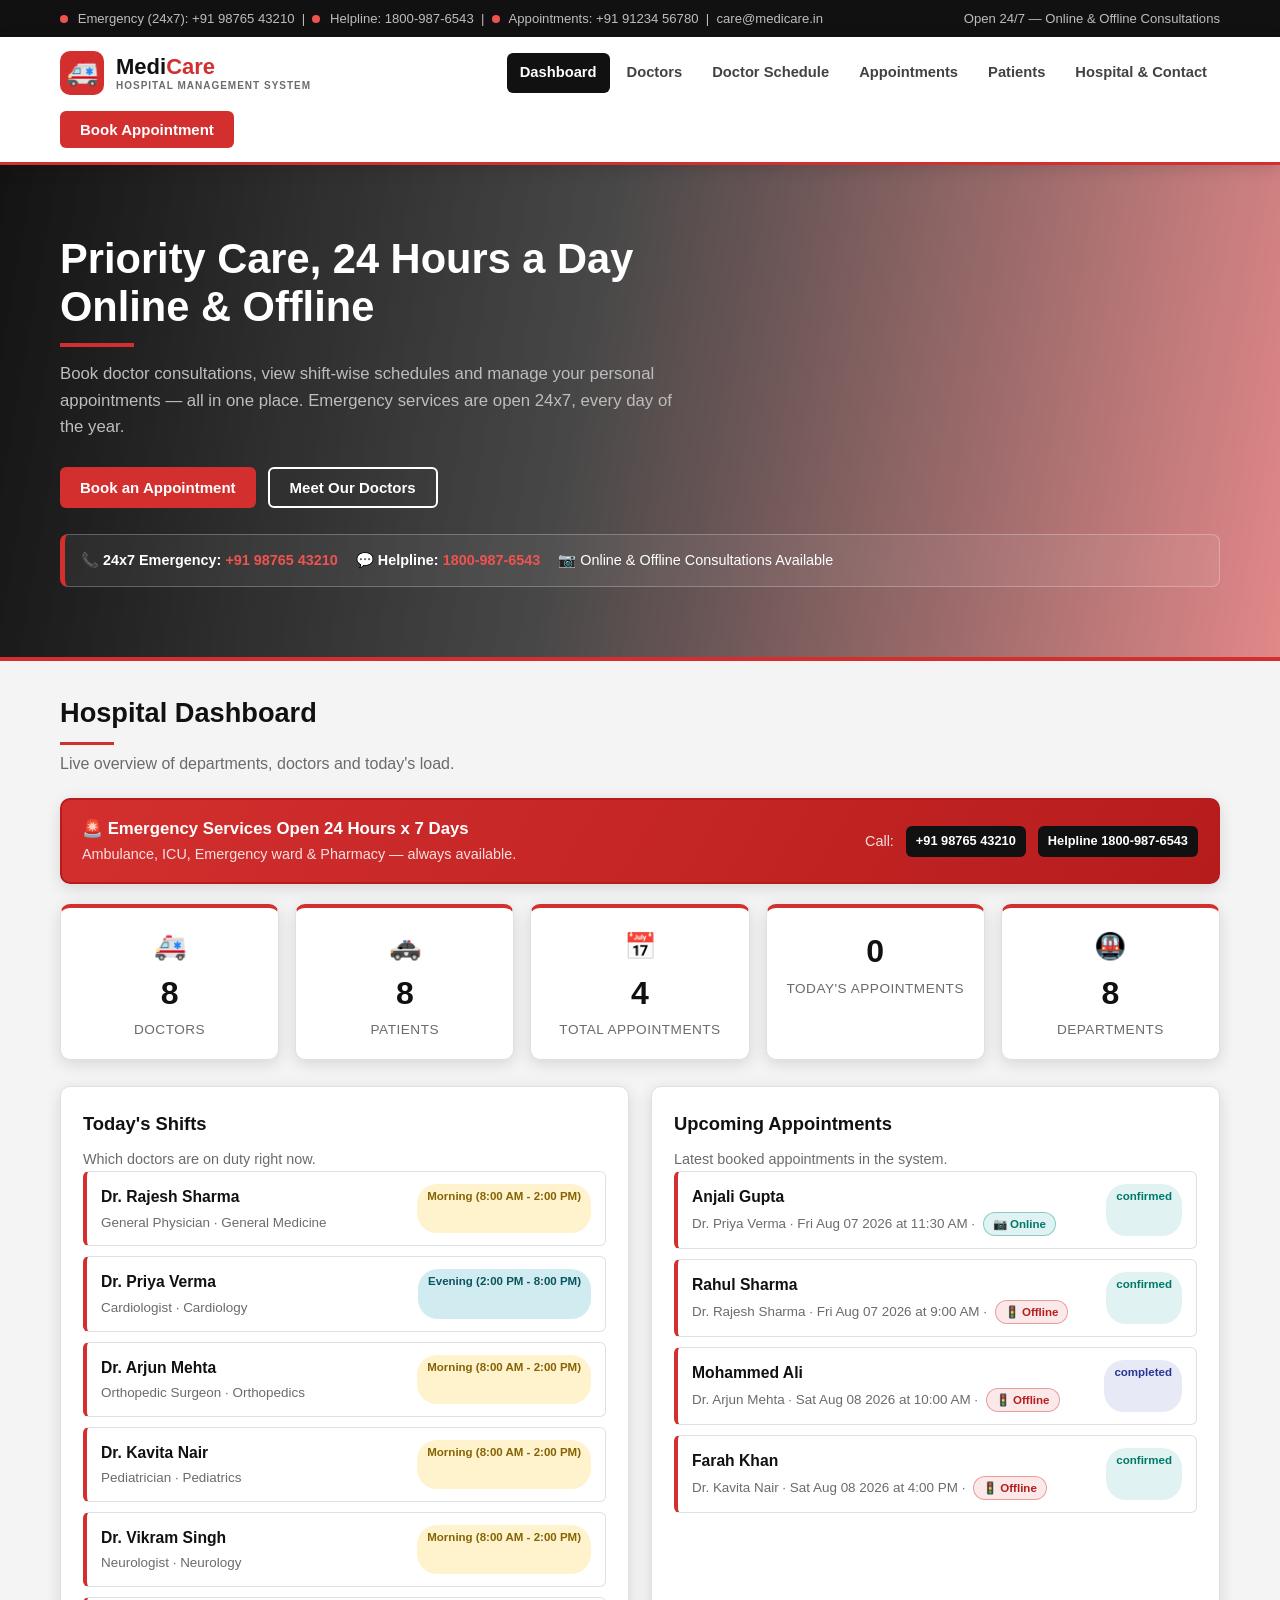
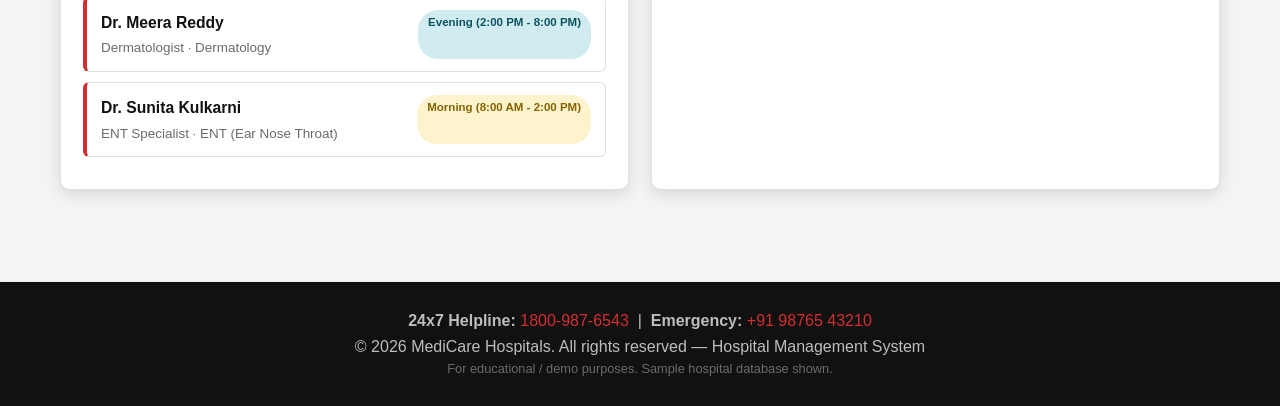
<file: index.html>
<!DOCTYPE html>
<html lang="en">
<head>
    <meta charset="UTF-8">
    <meta name="viewport" content="width=device-width, initial-scale=1.0">
    <title>MediCare Hospital Management System</title>
    <link rel="stylesheet" href="css/style.css">
</head>
<body>

    <!-- Top Notification Bar -->
    <div class="topbar">
        <div class="container topbar-inner">
            <div class="topbar-item">
                <span class="dot"></span> Emergency (24x7): <a href="tel:+919876543210">+91 98765 43210</a> &nbsp;|&nbsp;
                <span class="dot"></span> Helpline: <a href="tel:18009876543">1800-987-6543</a> &nbsp;|&nbsp;
                <span class="dot"></span> Appointments: <a href="tel:+919123456780">+91 91234 56780</a> &nbsp;|&nbsp;
                <a href="mailto:care@medicare.in">care@medicare.in</a>
            </div>
            <div class="topbar-item">
                Open 24/7 &mdash; Online &amp; Offline Consultations
            </div>
        </div>
    </div>

    <!-- Header / Nav -->
    <header class="header">
        <div class="container header-inner">
            <div class="logo">
                <span class="logo-icon">&#128657;</span>
                <div class="logo-text">
                    Medi<span class="accent">Care</span>
                    <small>Hospital Management System</small>
                </div>
            </div>
            <nav class="nav">
                <a href="#" data-view="dashboard" class="active">Dashboard</a>
                <a href="#" data-view="doctors">Doctors</a>
                <a href="#" data-view="schedule">Doctor Schedule</a>
                <a href="#" data-view="appointments">Appointments</a>
                <a href="#" data-view="patients">Patients</a>
                <a href="#" data-view="hospital">Hospital &amp; Contact</a>
            </nav>
            <button class="btn btn-danger" id="btn-book-now">Book Appointment</button>
        </div>
    </header>

    <!-- HERO -->
    <section class="hero" id="hero">
        <div class="container">
            <h1>Priority Care, 24 Hours a Day<br>Online &amp; Offline</h1>
            <p>Book doctor consultations, view shift-wise schedules and manage your personal
                appointments &mdash; all in one place. Emergency services are open 24x7, every day of the year.</p>
            <div class="hero-actions">
                <button class="btn btn-danger" data-goto="appointments">Book an Appointment</button>
                <button class="btn btn-outline" data-goto="doctors">Meet Our Doctors</button>
            </div>
            <div class="hero-strip">
                <span>&#128222; <b>24x7 Emergency:</b> <a href="tel:+919876543210">+91 98765 43210</a></span>
                <span>&#128172; <b>Helpline:</b> <a href="tel:18009876543">1800-987-6543</a></span>
                <span>&#128247; Online &amp; Offline Consultations Available</span>
            </div>
        </div>
    </section>

    <!-- MAIN CONTENT -->
    <main class="container">

        <!-- DASHBOARD -->
        <section id="view-dashboard" class="view active">
            <div class="section-head">
                <h2>Hospital Dashboard</h2>
                <p>Live overview of departments, doctors and today's load.</p>
            </div>
            <div class="emergency-banner">
                <div>
                    <b>&#128680; Emergency Services Open 24 Hours x 7 Days</b>
                    <div class="muted">Ambulance, ICU, Emergency ward &amp; Pharmacy — always available.</div>
                </div>
                <div class="emergency-actions">
                    <span class="muted">Call:</span>
                    <a class="btn btn-danger btn-small" href="tel:+919876543210">+91 98765 43210</a>
                    <a class="btn btn-danger btn-small" href="tel:18009876543">Helpline 1800-987-6543</a>
                </div>
            </div>
            <div class="stats-grid">
                <div class="stat-card">
                    <div class="stat-icon">&#128657;</div>
                    <div class="stat-num" id="stat-doctors">0</div>
                    <div class="stat-label">Doctors</div>
                </div>
                <div class="stat-card">
                    <div class="stat-icon">&#128659;</div>
                    <div class="stat-num" id="stat-patients">0</div>
                    <div class="stat-label">Patients</div>
                </div>
                <div class="stat-card">
                    <div class="stat-icon">&#128197;</div>
                    <div class="stat-num" id="stat-appointments">0</div>
                    <div class="stat-label">Total Appointments</div>
                </div>
                <div class="stat-card">
                    <div class="stat-num" id="stat-today">0</div>
                    <div class="stat-label">Today's Appointments</div>
                </div>
                <div class="stat-card">
                    <div class="stat-icon">&#128647;</div>
                    <div class="stat-num" id="stat-departments">0</div>
                    <div class="stat-label">Departments</div>
                </div>
            </div>

            <div class="grid-2">
                <div class="card">
                    <h3>Today's Shifts</h3>
                    <p class="muted">Which doctors are on duty right now.</p>
                    <div id="dashboard-shifts"></div>
                </div>
                <div class="card">
                    <h3>Upcoming Appointments</h3>
                    <p class="muted">Latest booked appointments in the system.</p>
                    <div id="dashboard-appointments"></div>
                </div>
            </div>
        </section>

        <!-- DOCTORS -->
        <section id="view-doctors" class="view">
            <div class="section-head">
                <h2>Our Doctors</h2>
                <p>Search specialists and contact them directly. (Database sample data)</p>
            </div>
            <div class="toolbar">
                <input type="text" id="doctor-search" class="input" placeholder="Search by name, specialty or department...">
                <select id="doctor-dept-filter" class="input">
                    <option value="">All Departments</option>
                </select>
            </div>
            <div id="doctors-grid" class="doctors-grid"></div>
        </section>

        <!-- SCHEDULE -->
        <section id="view-schedule" class="view">
            <div class="section-head">
                <h2>Doctor Schedule</h2>
                <p>Shift-wise weekly schedule. Select a doctor and date to see their duty shift and timing.</p>
            </div>
            <div class="toolbar">
                <select id="schedule-doctor" class="input"></select>
                <input type="date" id="schedule-date" class="input">
            </div>
            <div class="grid-2">
                <div class="card" id="schedule-detail">
                    <h3>Shift Details</h3>
                    <div class="muted">Select a doctor and date to see the shift.</div>
                    <br>
                    <div class="shift-summary" id="schedule-summary"></div>
                </div>
                <div class="card">
                    <h3>Weekly Roster</h3>
                    <div class="muted">Full week view for the selected doctor.</div>
                    <div id="weekly-roster" class="roster"></div>
                </div>
            </div>
        </section>

        <!-- APPOINTMENTS -->
        <section id="view-appointments" class="view">
            <div class="section-head">
                <h2>Appointments</h2>
                <p>Book a new appointment with your preferred doctor and manage your personal appointments.</p>
            </div>
            <div class="grid-2">
                <div class="card">
                    <h3>Book New Appointment</h3>
                    <form id="appointment-form">
                        <label>Patient Full Name *</label>
                        <input type="text" id="appt-name" class="input" required>

                        <label>Gender *</label>
                        <select id="appt-gender" class="input" required>
                            <option value="">-- Select Gender --</option>
                            <option value="Male">Male</option>
                            <option value="Female">Female</option>
                            <option value="Other">Other</option>
                        </select>

                        <label>Phone Number *</label>
                        <input type="tel" id="appt-phone" class="input" required>

                        <label>Email *</label>
                        <input type="email" id="appt-email" class="input" required>

                        <label>Select Department</label>
                        <select id="appt-dept" class="input"></select>

                        <div class="doctor-row">
                            <div style="flex:1">
                                <label>Select Doctor *</label>
                                <select id="appt-doctor" class="input"></select>
                            </div>
                            <button type="button" class="btn btn-gray" id="btn-random-doctor"
                                title="Attach a random available doctor">&#127922; Random Doctor</button>
                        </div>
                        <div id="random-doctor-info" class="random-info muted"></div>

                        <label>Consultation Mode *</label>
                        <select id="appt-mode" class="input">
                            <option value="offline">Offline (Visit Hospital)</option>
                            <option value="online">Online (Video / Phone Consultation)</option>
                        </select>

                        <label>Appointment Date *</label>
                        <input type="date" id="appt-date" class="input" required>

                        <label>Available Time Slots (from doctor's shift)</label>
                        <div id="slot-picker" class="slot-picker">
                            <span class="muted">Choose a doctor &amp; date to see available slots.</span>
                        </div>

                        <label>Reason / Symptoms</label>
                        <textarea id="appt-reason" class="input" rows="3"
                            placeholder="Describe your symptoms briefly..."></textarea>

                        <button type="submit" class="btn btn-danger btn-block">Confirm Appointment</button>
                    </form>
                </div>
                <div class="card">
                    <h3>My Appointments</h3>
                    <div class="toolbar">
                        <input type="text" id="appt-search" class="input" placeholder="Search by name, doctor or phone...">
                    </div>
                    <div id="appointments-list"></div>
                </div>
            </div>
        </section>

        <!-- PATIENTS -->
        <section id="view-patients" class="view">
            <div class="section-head">
                <h2>Patient Directory</h2>
                <p>Registered patients in the hospital database.</p>
            </div>
            <div class="toolbar">
                <input type="text" id="patient-search" class="input" placeholder="Search patients...">
            </div>
            <div class="table-wrap">
                <table class="table">
                    <thead>
                        <tr>
                            <th>Patient ID</th>
                            <th>Name</th>
                            <th>Phone</th>
                            <th>Email</th>
                            <th>Blood Group</th>
                            <th>Age</th>
                            <th>Appointments</th>
                        </tr>
                    </thead>
                    <tbody id="patients-tbody"></tbody>
                </table>
            </div>
        </section>

        <!-- HOSPITAL & CONTACT -->
        <section id="view-hospital" class="view">
            <div class="section-head">
                <h2>Hospital &amp; Contact</h2>
                <p>Locations, contact details, opening times and hospital management information.</p>
            </div>
            <div class="grid-3">
                <div class="card contact-card">
                    <h3>Emergency / Contact</h3>
                    <p><b>24x7 Emergency:</b> <a href="tel:+919876543210">+91 98765 43210</a></p>
                    <p><b>24x7 Helpline:</b> <a href="tel:18009876543">1800-987-6543</a></p>
                    <p><b>Appointments:</b> <a href="tel:+919123456780">+91 91234 56780</a></p>
                    <p><b>Reception:</b> <a href="tel:+91120000000">+91 9120 000 000</a></p>
                    <p><b>Email:</b> <a href="mailto:care@medicare.in">care@medicare.in</a></p>
                    <p><b>Email:</b> <a href="mailto:appointments@medicare.in">appointments@medicare.in</a></p>
                </div>
                <div class="card contact-card">
                    <h3>🗺 Locations</h3>
                    <p><b>Main Campus</b><br>12, Health Avenue, MG Road, Indore, MP - 452001</p>
                    <p><b>City Branch</b><br>45, Green Park, Vijay Nagar, Indore, MP - 452010</p>
                    <p><b>North Wing</b><br>8, Ring Road, Bhopal, MP - 462001</p>
                </div>
                <div class="card contact-card">
                    <h3>🕒 Emergency Open 24x7</h3>
                    <p><b>Emergency / ICU:</b> Open 24 &times; 7, all year</p>
                    <p><b>Ambulance:</b> Available 24 &times; 7</p>
                    <p><b>Pharmacy:</b> Open 24 &times; 7</p>
                    <p><b>OPD (Outpatient):</b> Mon &mdash; Sat, 8:00 AM &ndash; 8:00 PM</p>
                    <p><b>Laboratory:</b> 7:00 AM &ndash; 10:00 PM</p>
                    <p><b>Sunday:</b> Emergency 24x7 &amp; OPD (10 AM &ndash; 2 PM)</p>
                    <h3 style="margin-top:18px">Consultation Options</h3>
                    <p><b>Offline:</b> Visit hospital in person &mdash; the doctor consults you face-to-face.</p>
                    <p><b>Online:</b> Video / phone consultation from home &mdash; book an online slot.</p>
                    <h3 style="margin-top:18px">Shift Timings</h3>
                    <p><b>Morning Shift:</b> 8:00 AM &ndash; 2:00 PM</p>
                    <p><b>Evening Shift:</b> 2:00 PM &ndash; 8:00 PM</p>
                    <p><b>Night Shift:</b> 8:00 PM &ndash; 8:00 AM</p>
                </div>
            </div>
            <div class="card">
                <h3>Contact any Doctor</h3>
                <p class="muted">Call or email any doctor directly from the roster below.</p>
                <div id="contact-doctors"></div>
            </div>
        </section>
    </main>

    <!-- FOOTER -->
    <footer class="footer">
        <div class="container">
            <p><b>24x7 Helpline:</b> <a href="tel:18009876543">1800-987-6543</a> &nbsp;|&nbsp;
                <b>Emergency:</b> <a href="tel:+919876543210">+91 98765 43210</a></p>
            <p>&copy; 2026 MediCare Hospitals. All rights reserved &mdash; Hospital Management System</p>
            <p class="muted">For educational / demo purposes. Sample hospital database shown.</p>
        </div>
    </footer>

    <!-- TOAST -->
    <div id="toast" class="toast"></div>

    <script src="js/data.js"></script>
    <script src="js/app.js"></script>
</body>
</html>
</file>
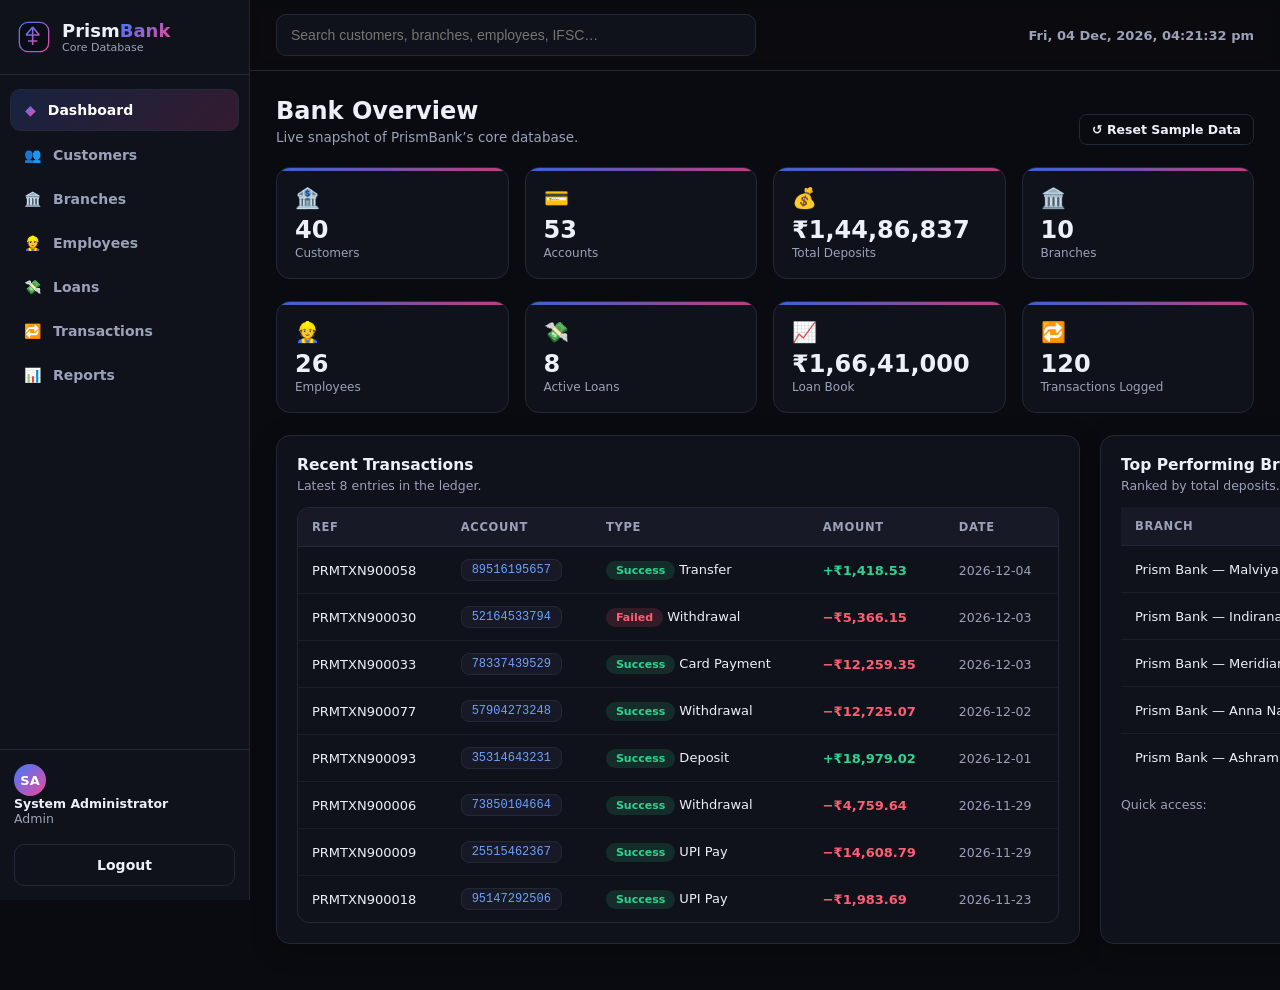
<file: bank-system/index.html>
<!DOCTYPE html>
<html lang="en">
<head>
    <meta charset="UTF-8">
    <meta name="viewport" content="width=device-width, initial-scale=1.0">
    <title>PrismBank — Banking Database System</title>
    <link rel="stylesheet" href="css/style.css">
</head>
<body>

    <!-- ===================== LOGIN SCREEN ===================== -->
    <section id="login-screen" class="login-screen">
        <div class="login-glow login-glow-a"></div>
        <div class="login-glow login-glow-b"></div>
        <div class="login-card">
            <div class="login-brand">
                <svg class="brand-logo" viewBox="0 0 48 48" aria-hidden="true">
                    <defs>
                        <linearGradient id="lgP" x1="0" y1="0" x2="1" y2="1">
                            <stop offset="0%" stop-color="#3e7bff"/>
                            <stop offset="100%" stop-color="#ec4899"/>
                        </linearGradient>
                    </defs>
                    <rect x="2" y="2" width="44" height="44" rx="13" fill="#0b0d16" stroke="url(#lgP)" stroke-width="2"/>
                    <path d="M24 9 L40 21 M24 9 L8 21 M8 21 v16 h32 v-16 M14 27 h6 v8 h-6 z M21 27 h6 v8 h-6 z M28 27 h6 v8 h-6 z" fill="none" stroke="url(#lgP)" stroke-width="2.4" stroke-linejoin="round"/>
                </svg>
                <div>
                    <h1>Prism<span class="acc">Bank</span></h1>
                    <p>Banking Database Management System</p>
                </div>
            </div>

            <div id="step-login">
                <h2>Sign in to your account</h2>
                <p class="muted">Credentials are protected with 2-step OTP verification.</p>
                <form id="login-form">
                    <label>Email Address</label>
                    <input type="email" id="login-email" class="input" placeholder="you@prismbank.in" required>
                    <label>Password</label>
                    <div class="pwd-wrap">
                        <input type="password" id="login-password" class="input" placeholder="••••••••" required>
                        <button type="button" class="btn btn-icon" data-pwd-toggle="login-password">&#128065;</button>
                    </div>
                    <button type="submit" class="btn btn-grad btn-block">Login &amp; Continue &rarr;</button>
                </form>
                <input type="checkbox" id="remember"> Remember me
                <div class="demo-box">
                    <b>Demo Credentials</b>
                    <div>Admin &nbsp;<code>admin@prismbank.in</code> / <code>Prism@123</code></div>
                </div>
            </div>

            <div id="step-otp" class="hidden">
                <h2>OTP Verification</h2>
                <p class="muted">We sent a <b>6-digit code</b> to your registered mobile number ending in <span id="otp-mask">••••3210</span>.</p>
                <div class="demo-otp">DEMO OTP: <span id="demo-otp">—</span></div>
                <div class="otp-inputs" id="otp-inputs">
                    <input type="text" maxlength="1" class="otp-box" inputmode="numeric" data-i="0">
                    <input type="text" maxlength="1" class="otp-box" inputmode="numeric" data-i="1">
                    <input type="text" maxlength="1" class="otp-box" inputmode="numeric" data-i="2">
                    <input type="text" maxlength="1" class="otp-box" inputmode="numeric" data-i="3">
                    <input type="text" maxlength="1" class="otp-box" inputmode="numeric" data-i="4">
                    <input type="text" maxlength="1" class="otp-box" inputmode="numeric" data-i="5">
                </div>
                <button id="otp-verify" class="btn btn-grad btn-block">Verify OTP</button>
                <button id="otp-back" class="btn-link">← Back to login</button>
                <div class="otp-timer">Code expires in <b id="otp-timer-text">120s</b></div>
            </div>
        </div>
        <p class="login-foot">© 2026 PrismBank · Demo project · All data is randomly generated.</p>
    </section>

    <!-- ===================== APP ===================== -->
    <section id="app-screen" class="hidden">

        <!-- SIDEBAR -->
        <aside class="sidebar">
            <div class="side-brand">
                <svg class="brand-logo-sm" viewBox="0 0 48 48" aria-hidden="true">
                    <defs>
                        <linearGradient id="lgS" x1="0" y1="0" x2="1" y2="1">
                            <stop offset="0%" stop-color="#3e7bff"/>
                            <stop offset="100%" stop-color="#ec4899"/>
                        </linearGradient>
                    </defs>
                    <rect x="2" y="2" width="44" height="44" rx="13" fill="#0b0d16" stroke="url(#lgS)" stroke-width="2"/>
                    <path d="M22 9 L12 21 M22 9 L32 21 M22 9 V36 M12 21 h20 M15 30 h14" fill="none" stroke="url(#lgS)" stroke-width="2.4" stroke-linejoin="round"/>
                </svg>
                <div>
                    <b>Prism<span class="acc">Bank</span></b>
                    <small>Core Database</small>
                </div>
            </div>

            <nav class="side-nav">
                <button class="side-link active" data-view="dashboard"><span>◆</span>Dashboard</button>
                <button class="side-link" data-view="customers"><span>👥</span>Customers</button>
                <button class="side-link" data-view="branches"><span>🏛️</span>Branches</button>
                <button class="side-link" data-view="employees"><span>👷</span>Employees</button>
                <button class="side-link" data-view="loans"><span>💸</span>Loans</button>
                <button class="side-link" data-view="transactions"><span>🔁</span>Transactions</button>
                <button class="side-link" data-view="reports"><span>📊</span>Reports</button>
            </nav>

            <div class="side-foot">
                <div class="side-user" id="side-user"></div>
                <button class="btn btn-ghost btn-block" id="btn-logout">Logout</button>
            </div>
        </aside>

        <!-- MAIN -->
        <main class="main">
            <header class="main-top">
                <div class="search-box">
                    <input type="text" id="global-search" class="input" placeholder="Search customers, branches, employees, IFSC…">
                </div>
                <div class="clock" id="clock">—</div>
            </header>

            <div class="content" id="content">
                <!-- views injected by JS -->
            </div>
        </main>
    </section>

    <!-- ===================== MODAL ===================== -->
    <div id="modal-overlay" class="modal-overlay hidden">
        <div class="modal" id="modal-box">
            <div class="modal-head">
                <h3 id="modal-title">Title</h3>
                <button class="modal-close" id="modal-close">✕</button>
            </div>
            <div id="modal-body"></div>
        </div>
    </div>

    <!-- TOAST -->
    <div id="toast" class="toast"></div>

    <script src="js/data.js"></script>
    <script src="js/app.js"></script>
</body>
</html>
</file>
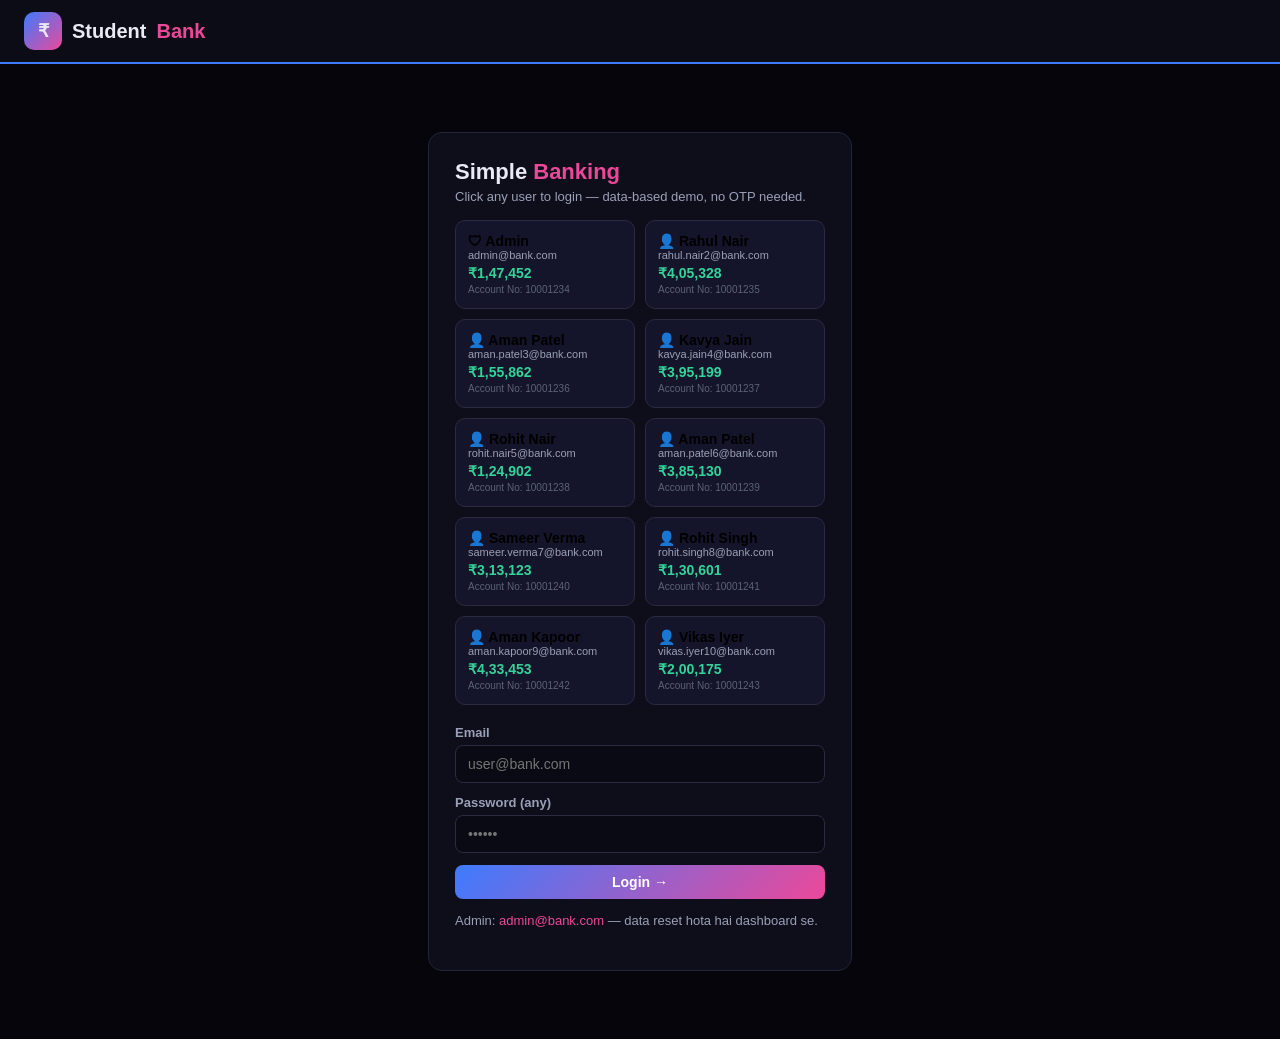
<file: banking-simple.html>
<!DOCTYPE html>
<html lang="en">
<head>
<meta charset="UTF-8">
<meta name="viewport" content="width=device-width, initial-scale=1.0">
<title>Student Bank — Simple Banking System</title>
<style>
    * { margin: 0; padding: 0; box-sizing: border-box; font-family: 'Segoe UI', Arial, sans-serif; }

    body {
        background: #05050b;
        color: #e9eaf6;
        min-height: 100vh;
    }

    /* ---------- HEADER ---------- */
    .header {
        background: #0c0c16;
        border-bottom: 2px solid #3d7bff;
        padding: 12px 24px;
        display: flex;
        align-items: center;
        justify-content: space-between;
        flex-wrap: wrap;
        gap: 10px;
    }
    .logo { display: flex; align-items: center; gap: 10px; font-size: 20px; font-weight: 800; }
    .logo .badge {
        width: 38px; height: 38px; border-radius: 10px;
        background: linear-gradient(135deg, #3d7bff, #ec4899);
        display: flex; align-items: center; justify-content: center;
        font-size: 18px;
    }
    .logo span.em { color: #ec4899; }
    .header-user { font-size: 14px; color: #9aa0b8; display: flex; align-items: center; gap: 10px; }

    .btn {
        border: none; border-radius: 8px; padding: 9px 18px;
        font-size: 14px; font-weight: 700; cursor: pointer;
        background: linear-gradient(135deg, #3d7bff, #ec4899);
        color: #fff; transition: .2s;
    }
    .btn:hover { transform: translateY(-1px); filter: brightness(1.1); }
    .btn.ghost { background: #1a1a2e; border: 1px solid #33335a; color: #e9eaf6; }
    .btn.red { background: #f43f5e; }
    .btn.green { background: #10b981; }
    .btn.small { padding: 6px 12px; font-size: 13px; }
    .btn.block { width: 100%; }

    /* ---------- LOGIN SCREEN ---------- */
    #screen-login { max-width: 480px; margin: 40px auto; padding: 28px; }
    .login-card {
        background: #0e0e1a; border: 1px solid #23233a; border-radius: 14px; padding: 26px;
    }
    .login-card h2 { font-size: 22px; margin-bottom: 4px; }
    .login-card h2 span { color: #ec4899; }
    .muted { color: #9aa0b8; font-size: 13px; margin-bottom: 16px; }

    label { display: block; font-size: 13px; font-weight: 700; color: #9aa0b8; margin: 12px 0 5px; }
    input, select {
        width: 100%; padding: 10px 12px; border-radius: 8px;
        background: #0a0a14; color: #e9eaf6;
        border: 1px solid #2a2a42; font-size: 14px;
    }
    input:focus, select:focus { outline: none; border-color: #3d7bff; }

    .user-grid { display: grid; grid-template-columns: 1fr 1fr; gap: 10px; margin-top: 16px; }
    .user-card {
        background: #14142a; border: 1px solid #2a2a42; border-radius: 10px;
        padding: 12px; cursor: pointer; transition: .2s; text-align: left;
    }
    .user-card:hover { border-color: #ec4899; transform: translateY(-2px); }
    .user-card .u-name { font-weight: 800; font-size: 14px; }
    .user-card .u-mail { font-size: 11px; color: #9aa0b8; }
    .user-card .u-bal { font-size: 14px; color: #34d399; font-weight: 800; margin-top: 4px; }
    .user-card small { font-size: 10px; color: #5c6379; }

    /* ---------- APP LAYOUT ---------- */
    .wrap { max-width: 900px; margin: 0 auto; padding: 20px 16px; }
    .tabs { display: flex; gap: 8px; flex-wrap: wrap; margin-bottom: 18px; }
    .tab {
        background: #16162a; color: #9aa0b8; border: 1px solid #2a2a42;
        padding: 8px 16px; border-radius: 30px; cursor: pointer; font-size: 14px; font-weight: 700;
    }
    .tab.on { background: linear-gradient(135deg, #3d7bff, #ec4899); color: #fff; border-color: transparent; }

    .panel { display: none; animation: fade .25s; }
    .panel.on { display: block; }
    @keyframes fade { from { opacity: 0; } to { opacity: 1; } }

    .card {
        background: #0e0e1a; border: 1px solid #23233a;
        border-radius: 12px; padding: 20px; margin-bottom: 16px;
    }
    .card h3 { font-size: 16px; margin-bottom: 10px; }

    .balance-card {
        background: linear-gradient(135deg, #1d4ed8, #7c3aed, #ec4899);
        border-radius: 14px; padding: 24px; margin-bottom: 18px; color: #fff;
        box-shadow: 0 12px 30px rgba(80, 60, 255, .4);
    }
    .balance-card .lbl { font-size: 12px; letter-spacing: 2px; opacity: .9; }
    .balance-card .amt { font-size: 34px; font-weight: 800; margin: 4px 0; }
    .balance-card .sub { font-size: 13px; opacity: .9; }

    .grid2 { display: grid; grid-template-columns: 1fr 1fr; gap: 16px; }
    @media (max-width: 700px) { .grid2 { grid-template-columns: 1fr; } }

    table { width: 100%; border-collapse: collapse; font-size: 14px; }
    th { text-align: left; background: #0b0b16; color: #9aa0b8; padding: 10px 12px; font-size: 12px; text-transform: uppercase; }
    td { padding: 10px 12px; border-bottom: 1px solid #1d1d30; }
    tr:hover td { background: #14142a; }
    .in { color: #34d399; font-weight: 700; }
    .out { color: #f43f5e; font-weight: 700; }
    .tag { font-size: 12px; padding: 2px 10px; border-radius: 20px; }
    .tag.ok { background: #12382a; color: #34d399; }
    .tag.no { background: #3a1420; color: #f43f5e; }

    .empty { text-align: center; color: #5c6379; padding: 20px; }

    #toast {
        position: fixed; bottom: 20px; left: 50%; transform: translateX(-50%) translateY(30px);
        background: #16162a; color: #e9eaf6; padding: 12px 22px; border-radius: 10px;
        border-left: 4px solid #3d7bff; font-size: 14px; opacity: 0; transition: .3s;
        pointer-events: none; box-shadow: 0 10px 30px rgba(0,0,0,.5); white-space: nowrap; max-width: 92vw;
    }
    #toast.show { opacity: 1; transform: translateX(-50%) translateY(0); }
    #toast.err { border-left-color: #f43f5e; }
</style>
</head>
<body>

<!-- HEADER -->
<div class="header">
    <div class="logo">
        <div class="badge">₹</div>
        Student<span class="em">Bank</span>
    </div>
    <div class="logo" id="header-user"></div>
</div>

<!-- ================= LOGIN (data based, no OTP) ================= -->
<div id="screen-login">
    <div class="login-card">
        <h2>Simple <span>Banking</span></h2>
        <p class="muted">Click any user to login — data-based demo, no OTP needed.</p>

        <div class="user-grid" id="login-users"></div>

        <form id="login-form" style="margin-top:20px">
            <label>Email</label>
            <input type="email" id="li-email" placeholder="user@bank.com">
            <label>Password (any)</label>
            <input type="password" id="li-password" placeholder="••••••">
            <button type="submit" class="btn block" style="margin-top:12px">Login →</button>
        </form>
        <p class="muted" style="margin-top:14px">Admin: <code style="color:#ec4899">admin@bank.com</code> — data reset hota hai dashboard se.</p>
    </div>
</div>

<!-- ================= APP ================= -->
<div class="wrap" id="app" style="display:none">

    <div class="balance-card">
        <div class="lbl">TOTAL BALANCE</div>
        <div class="amt" id="bal">₹0</div>
        <div class="sub" id="bal-sub">Account: —</div>
    </div>

    <div class="tabs">
        <button class="tab on" data-panel="home">🏠 Home</button>
        <button class="tab" data-panel="txn">💸 Deposit / Withdraw</button>
        <button class="tab" data-panel="transfer">⇄ Transfer</button>
        <button class="tab" data-panel="history">📜 History</button>
        <button class="tab" data-panel="emi">📊 EMI</button>
        <button class="tab" data-panel="loan">💰 Apply Loan</button>
        <button class="tab" data-panel="admin">🛡 Admin</button>
    </div>

    <!-- HOME -->
    <div class="panel on" id="panel-home">
        <div class="card">
            <h3>Recent Transactions</h3>
            <div id="home-txn"></div>
        </div>
    </div>

    <!-- DEPOSIT / WITHDRAW -->
    <div class="panel" id="panel-txn">
        <div class="grid2">
            <div class="card">
                <h3>Deposit Money</h3>
                <label>Amount (₹)</label>
                <input type="number" id="dep-amt" placeholder="e.g. 5000">
                <button class="btn green block" id="btn-dep" style="margin-top:12px">+ Deposit</button>
            </div>
            <div class="card">
                <h3>Withdraw Money</h3>
                <label>Amount (₹)</label>
                <input type="number" id="wit-amt" placeholder="e.g. 2000">
                <button class="btn red block" id="btn-wit" style="margin-top:12px">− Withdraw</button>
            </div>
        </div>
    </div>

    <!-- TRANSFER -->
    <div class="panel" id="panel-transfer">
        <div class="card">
            <h3>Transfer Money</h3>
            <label>To Account (email ya click)</label>
            <input type="text" id="tr-to" placeholder="friend@bank.com">
            <label>Amount (₹)</label>
            <input type="number" id="tr-amt" placeholder="500">
            <button class="btn block" id="btn-tr" style="margin-top:12px">Transfer →</button>
        </div>
    </div>

    <!-- HISTORY -->
    <div class="panel" id="panel-history">
        <div class="card">
            <h3>All Transactions</h3>
            <div id="history-list"></div>
        </div>
    </div>

    <!-- EMI -->
    <div class="panel" id="panel-emi">
        <div class="card">
            <h3>EMI Calculator</h3>
            <label>Loan Amount (₹)</label>
            <input type="number" id="emi-p" value="500000">
            <label>Interest Rate (%)</label>
            <input type="number" id="emi-r" value="9.5" step="0.1">
            <label>Tenure (Months)</label>
            <input type="number" id="emi-n" value="60">
            <button class="btn block" id="btn-emi" style="margin-top:12px">Calculate EMI</button>
            <div id="emi-out" class="card" style="margin-top:14px;display:none"></div>
        </div>
    </div>

    <!-- LOAN -->
    <div class="panel" id="panel-loan">
        <div class="card">
            <h3>Apply for a Loan</h3>
            <label>Loan Type</label>
            <select id="ln-type">
                <option>Personal Loan</option><option>Home Loan</option>
                <option>Car Loan</option><option>Education Loan</option>
            </select>
            <label>Amount (₹)</label>
            <input type="number" id="ln-amt" placeholder="100000">
            <label>Tenure (Months)</label>
            <input type="number" id="ln-tenure" placeholder="24">
            <button class="btn block" id="btn-ln" style="margin-top:12px">Apply Loan</button>
            <div id="loan-status" style="margin-top:14px"></div>
        </div>
    </div>

    <!-- ADMIN -->
    <div class="panel" id="panel-admin">
        <div class="card">
            <div class="header" style="justify-content:space-between;width:100%;display:flex;align-items:center;gap:10px;background:none;border:none;padding:0;margin-bottom:12px">
                <h3 style="margin:0">Manage Users (Admin)</h3>
                <button class="btn small ghost" id="btn-reset-data">🔄 Reset Random Data</button>
            </div>
            <table>
                <thead><tr><th>Name</th><th>Email</th><th>Balance</th><th>Status</th><th>Action</th></tr></thead>
                <tbody id="admin-users"></tbody>
            </table>
        </div>
    </div>
</div>

<div id="toast"></div>

<script>
// ================ RANDOM DATA (no OTP, data based) ================
const FIRST = ['Rahul', 'Priya', 'Aman', 'Sneha', 'Vikas', 'Kavya', 'Rohit', 'Anjali', 'Sameer', 'Divya'];
const LAST = ['Sharma', 'Verma', 'Gupta', 'Iyer', 'Singh', 'Patel', 'Nair', 'Jain', 'Kapoor', 'Mehta'];
const CITIES = ['Indore', 'Bhopal', 'Pune', 'Jaipur', 'Mumbai', 'Delhi'];
const ITEMS = ['Swiggy', 'Amazon', 'Petrol', 'Electricity Bill', 'Mobile Recharge', 'Rent', 'Groceries', 'Netflix', 'Ola', 'EMI Payment', 'Salary', 'BigBasket', 'Flipkart', 'Insurance'];

let users = [];   // full database (random data)
let currentUser = null;   // logged-in user
const KEY = 'simple_bank_v1';

function rand(n) { return Math.floor(Math.random() * n); }
function pick(arr) { return arr[rand(arr.length)]; }

// ---------- random user generator ----------
function randomUser(i, role) {
    const name = pick(FIRST) + ' ' + pick(LAST);
    const email = name.toLowerCase().replace(' ', '.') + (i + 1) + '@bank.com';
    const bal = 5000 + rand(495000);
    const txns = [];
    for (let k = 0; k < 6 + rand(8); k++) {
        const type = rand(3) === 0 ? 'Deposit' : rand(3) === 0 ? 'Withdraw' : 'Transfer';
        const amt = 200 + rand(20000);
        txns.push({ type: type, desc: type === 'Deposit' ? 'Cash deposit' : type === 'Withdraw' ? pick(ITEMS) : 'To ' + pick(FIRST) + '@bank.com', amount: amt, date: randomDate() });
    }
    return { name: name, email: email, password: '1234', role: role || 'User', balance: bal, blocked: false, txns: txns, loans: [] };
}

function randomDate() {
    const d = new Date();
    d.setDate(d.getDate() - rand(30));
    return d.toLocaleDateString('en-IN') + ' ' + d.toLocaleTimeString('en-IN');
}

// ---------- build fresh random database ----------
function buildRandomDB() {
    users = [randomUser(0, 'Admin')];
    users[0].name = 'Admin'; users[0].email = 'admin@bank.com';
    for (let i = 1; i <= 9; i++) users.push(randomUser(i));
}

// ---------- load / save ----------
function saveAll() { localStorage.setItem(KEY, JSON.stringify(users)); }
function loadAll() {
    try {
        const d = JSON.parse(localStorage.getItem(KEY));
        if (d && d.length) { users = d; return; }
    } catch (e) { /* ignore */ }
    buildRandomDB();
    saveAll();
}

// ---------- helpers ----------
function format(n) { return '₹' + Number(n || 0).toLocaleString('en-IN'); }
function findUser(email) { return users.find(u => u.email.toLowerCase() === email.toLowerCase()); }

function toast(msg, err) {
    const t = document.getElementById('toast');
    t.textContent = msg;
    t.className = 'show' + (err ? ' err' : '');
    setTimeout(function () { t.className = ''; }, 2500);
}

// ---------- session ----------
function setSession(email) {
    localStorage.setItem(KEY + '_session', email);
    currentUser = findUser(email);
}

// ---------- login (data based, no OTP) ----------
function renderLoginUsers() {
    document.getElementById('login-users').innerHTML = users.map(function (u, i) {
        return '<button class="user-card" onclick="quickLogin(\'' + u.email + '\')">' +
            '<div class="u-name">' + (i === 0 ? '🛡 ' : '👤 ') + u.name + '</div>' +
            '<div class="u-mail">' + u.email + '</div>' +
            '<div class="u-bal">' + format(u.balance) + '</div>' +
            '<small>Account No: 1000' + (1234 + i) + '</small></button>';
    }).join('');
}

function quickLogin(email) {
    const u = findUser(email);
    if (!u) return toast('User not found', true);
    if (u.blocked) return toast('Account blocked', true);
    setSession(u.email);
    showApp();
}

// ---------- screen switching ----------
function showApp() {
    document.getElementById('screen-login').style.display = 'none';
    document.getElementById('app').style.display = 'block';
    document.getElementById('header-user').innerHTML =
        '<span>👤 ' + currentUser.name + ' (' + currentUser.role + ')</span>' +
        '<button class="btn small ghost" id="btn-logout">Logout</button>';
    document.getElementById('btn-logout').onclick = function () {
        localStorage.removeItem(KEY + '_session');
        location.reload();
    };
    // admin tab only for admin
    document.querySelectorAll('.tab[data-panel="admin"]')[0].style.display =
        currentUser.role === 'Admin' ? '' : 'none';
    refresh();
}

// ---------- refresh all ----------
function refresh() {
    document.getElementById('bal').textContent = format(currentUser.balance);
    document.getElementById('bal-sub').textContent =
        'Account: ' + currentUser.email + ' · ' + currentUser.role;
    renderHome();
    renderHistory();
    renderLoans();
    if (currentUser.role === 'Admin') renderAdminUsers();
}

// ---------- deposit / withdraw / transfer ----------
function deposit(amt) {
    if (!amt || amt <= 0) return toast('Enter a valid amount', true);
    currentUser.balance += amt;
    currentUser.txns.unshift({ type: 'Deposit', desc: 'Cash deposit', amount: amt, date: nowStr() });
    saveAll(); refresh();
    toast('Deposited ' + format(amt));
}

function withdraw(amt) {
    if (!amt || amt <= 0) return toast('Enter a valid amount', true);
    if (amt > currentUser.balance) return toast('Not enough balance!', true);
    currentUser.balance -= amt;
    currentUser.txns.unshift({ type: 'Withdraw', desc: 'Cash withdrawal', amount: amt, date: nowStr() });
    saveAll(); refresh();
    toast('Withdrawn ' + format(amt));
}

function transfer(toEmail, amt) {
    if (!amt || amt <= 0) return toast('Enter a valid amount', true);
    const to = findUser(toEmail);
    if (!to) return toast('Recipient not found', true);
    if (to.email === currentUser.email) return toast('Cannot send to yourself', true);
    if (amt > currentUser.balance) return toast('Not enough balance!', true);

    currentUser.balance -= amt;
    to.balance += amt;
    currentUser.txns.unshift({ type: 'Transfer', desc: 'To ' + to.email, amount: amt, date: nowStr() });
    to.txns.unshift({ type: 'Transfer', desc: 'From ' + currentUser.email, amount: amt, date: nowStr() });
    saveAll(); refresh();
    toast('Sent ' + format(amt) + ' to ' + to.email);
}

function nowStr() {
    const d = new Date();
    return d.toLocaleDateString('en-IN') + ' ' + d.toLocaleTimeString('en-IN');
}

// ---------- EMI ----------
function emiValue(P, R, N) {
    const r = R / 12 / 100;
    if (r === 0) return P / N;
    return P * r * Math.pow(1 + r, N) / (Math.pow(1 + r, N) - 1);
}

// ---------- render ----------
function rowHtml(x) {
    const plus = x.type === 'Deposit';
    return '<tr><td>' + x.date + '</td><td>' + x.type + '</td><td>' + x.desc + '</td>' +
        '<td class="' + (plus ? 'in' : 'out') + '">' + (plus ? '+' : '-') + format(x.amount) + '</td></tr>';
}

function renderHome() {
    const list = currentUser.txns.slice(0, 5);
    document.getElementById('home-txn').innerHTML =
        '<table><thead><tr><th>Date</th><th>Type</th><th>Details</th><th>Amount</th></tr></thead><tbody>' +
        (list.length ? list.map(rowHtml).join('') : '<tr><td colspan="4"><div class="empty">No transactions yet.</div></td></tr>') +
        '</tbody></table>';
}

function renderHistory() {
    document.getElementById('history-list').innerHTML =
        '<table><thead><tr><th>Date</th><th>Type</th><th>Details</th><th>Amount</th></tr></thead><tbody>' +
        (currentUser.txns.length ? currentUser.txns.map(rowHtml).join('') : '<tr><td colspan="4"><div class="empty">No transactions.</div></td></tr>') +
        '</tbody></table>';
}

function renderLoans() {
    const loans = currentUser.loans || [];
    document.getElementById('loan-status').innerHTML = loans.length
        ? loans.map(function (l) {
            return '<div style="padding:8px 12px;border:1px solid #23233a;border-radius:8px;margin:6px 0;font-size:14px">' +
                l.type + ' · ' + format(l.amount) + ' · EMI ' + format(l.emi) +
                ' <span class="tag ' + (l.status === 'Approved' ? 'ok' : 'no') + '">' + l.status + '</span></div>';
        }).join('')
        : '<div class="empty">No loans applied.</div>';
}

function toggleBlock(email) {
    const u = findUser(email);
    u.blocked = !u.blocked;
    saveAll(); renderAdminUsers();
    toast(u.blocked ? u.name + ' blocked' : u.name + ' unblocked');
}

function renderAdminUsers() {
    document.getElementById('admin-users').innerHTML = users.map(function (u) {
        return '<tr><td>' + u.name + '</td><td>' + u.email + '</td><td>' + format(u.balance) + '</td>' +
            '<td><span class="tag ' + (u.blocked ? 'no' : 'ok') + '">' + (u.blocked ? 'Blocked' : 'Active') + '</span></td>' +
            '<td><button class="btn small red" onclick="toggleBlock(\'' + u.email + '\')">' +
            (u.blocked ? 'Unblock' : 'Block') + '</button></td></tr>';
    }).join('');
}

// ---------- events ----------
function bindEvents() {
    document.getElementById('login-form').onsubmit = function (e) {
        e.preventDefault();
        quickLogin(document.getElementById('li-email').value);
    };

    document.getElementById('btn-dep').onclick = function () {
        deposit(parseFloat(document.getElementById('dep-amt').value));
    };
    document.getElementById('btn-wit').onclick = function () {
        withdraw(parseFloat(document.getElementById('wit-amt').value));
    };
    document.getElementById('btn-tr').onclick = function () {
        transfer(
            document.getElementById('tr-to').value.trim(),
            parseFloat(document.getElementById('tr-amt').value)
        );
    };

    document.getElementById('btn-reset-data').onclick = function () {
        buildRandomDB();
        saveAll();
        toast('Fresh random data generated!', false);
        if (currentUser && currentUser.role === 'Admin') renderAdminUsers();
    };

    // tabs
    document.querySelectorAll('.tab').forEach(function (t) {
        t.onclick = function () {
            document.querySelectorAll('.tab').forEach(function (x) { x.classList.remove('on'); });
            document.querySelectorAll('.panel').forEach(function (x) { x.classList.remove('on'); });
            t.classList.add('on');
            document.getElementById('panel-' + t.dataset.panel).classList.add('on');
        };
    });

    // EMI
    document.getElementById('btn-emi').onclick = function () {
        const P = parseFloat(document.getElementById('emi-p').value);
        const R = parseFloat(document.getElementById('emi-r').value);
        const N = parseInt(document.getElementById('emi-n').value, 10);
        if (!P || !R || !N) return toast('Fill all fields', true);
        const emi = emiValue(P, R, N);
        document.getElementById('emi-out').style.display = 'block';
        document.getElementById('emi-out').innerHTML =
            '<b>Monthly EMI: ' + format(Math.round(emi)) + '</b><br>' +
            'Total payable: ' + format(Math.round(emi * N)) +
            ' · Interest: ' + format(Math.round(emi * N - P));
    };

    // loan
    document.getElementById('btn-ln').onclick = function () {
        const amt = parseFloat(document.getElementById('ln-amt').value);
        const N = parseInt(document.getElementById('ln-tenure').value, 10);
        if (!amt || !N) return toast('Enter amount and tenure', true);
        const emi = emiValue(amt, 10, N);
        currentUser.loans = currentUser.loans || [];
        currentUser.loans.unshift({
            type: document.getElementById('ln-type').value,
            amount: amt, emi: Math.round(emi), tenure: N, rate: 10, status: 'Pending'
        });
        saveAll(); renderLoans();
        toast('Loan applied! Status: Pending');
    };
}

// ---------- START ----------
loadAll();
renderLoginUsers();
bindEvents();
</script>
</body>
</html>
</file>
<file: css/style.css>
/* =========================================================
   MediCare Hospital Management System
   Theme: Red / Black / Gray
   ========================================================= */

:root {
    --red: #d32f2f;
    --red-dark: #b71c1c;
    --red-light: #ef5350;
    --black: #111111;
    --black-2: #1a1a1a;
    --gray-900: #212121;
    --gray-700: #424242;
    --gray-500: #6b6b6b;
    --gray-300: #bdbdbd;
    --gray-200: #e0e0e0;
    --gray-100: #f4f4f5;
    --gray-50: #fafafa;
    --white: #ffffff;
    --shadow: 0 4px 16px rgba(0, 0, 0, 0.12);
    --radius: 10px;
}

* { margin: 0; padding: 0; box-sizing: border-box; }

body {
    font-family: 'Segoe UI', Tahoma, Geneva, Verdana, sans-serif;
    background: var(--gray-100);
    color: var(--black);
    line-height: 1.6;
}

.container { max-width: 1200px; margin: 0 auto; padding: 0 20px; }

a { color: var(--red); text-decoration: none; }
a:hover { color: var(--red-dark); }

.muted { color: var(--gray-500); font-size: 0.9rem; }

/* ---------- TOP BAR ---------- */
.topbar {
    background: var(--black);
    color: var(--gray-300);
    font-size: 0.82rem;
    padding: 8px 0;
}
.topbar-inner { display: flex; justify-content: space-between; flex-wrap: wrap; gap: 8px; }
.topbar a { color: var(--gray-300); }
.topbar a:hover { color: var(--white); }
.dot {
    display: inline-block; width: 8px; height: 8px;
    background: var(--red-light); border-radius: 50%;
    margin-right: 6px; animation: pulse 1.4s infinite;
}
@keyframes pulse {
    0% { box-shadow: 0 0 0 0 rgba(239, 83, 80, 0.7); }
    70% { box-shadow: 0 0 0 8px rgba(239, 83, 80, 0); }
    100% { box-shadow: 0 0 0 0 rgba(239, 83, 80, 0); }
}

/* ---------- HEADER ---------- */
.header {
    background: var(--white);
    border-bottom: 3px solid var(--red);
    padding: 14px 0;
    position: sticky; top: 0; z-index: 50;
    box-shadow: var(--shadow);
}
.header-inner { display: flex; align-items: center; justify-content: space-between; gap: 16px; flex-wrap: wrap; }
.logo { display: flex; align-items: center; gap: 12px; }
.logo-icon {
    width: 44px; height: 44px;
    background: var(--red);
    color: var(--white);
    font-size: 26px; font-weight: 700;
    display: flex; align-items: center; justify-content: center;
    border-radius: 10px;
}
.logo-text {
    font-size: 22px; font-weight: 800; color: var(--black); line-height: 1.1;
}
.logo-text small {
    display: block; font-size: 10px; font-weight: 600;
    color: var(--gray-500); letter-spacing: 1px; text-transform: uppercase;
}
.accent { color: var(--red); }

.nav { display: flex; gap: 4px; flex-wrap: wrap; }
.nav a {
    color: var(--gray-700);
    font-weight: 600; font-size: 0.92rem;
    padding: 8px 13px; border-radius: 6px;
    transition: all .2s;
}
.nav a:hover { background: var(--gray-100); }
.nav a.active { background: var(--black); color: var(--white); }

/* ---------- BUTTONS ---------- */
.btn {
    display: inline-block;
    padding: 10px 20px;
    font-size: 0.94rem; font-weight: 700;
    border: none; border-radius: 6px; cursor: pointer;
    transition: all .2s;
}
.btn-danger { background: var(--red); color: var(--white); }
.btn-danger:hover { background: var(--red-dark); transform: translateY(-1px); }
.btn-block { width: 100%; margin-top: 14px; }
.btn-outline {
    background: transparent; color: var(--white);
    border: 2px solid var(--white);
}
.btn-outline:hover { background: var(--white); color: var(--black); }
.btn-small { padding: 5px 10px; font-size: 0.8rem; }
.btn-gray { background: var(--gray-200); color: var(--black); }
.btn-gray:hover { background: var(--gray-300); }

/* ---------- HERO ---------- */
.hero {
    background:
        linear-gradient(100deg, rgba(0,0,0,.92) 0%, rgba(33,33,33,.82) 45%, rgba(211,47,47,.55) 100%),
        repeating-linear-gradient(45deg, transparent, transparent 26px, rgba(255,255,255,.02) 26px, rgba(255,255,255,.02) 28px);
    color: var(--white);
    padding: 70px 0;
    border-bottom: 4px solid var(--red);
}
.hero h1 { font-size: 2.6rem; font-weight: 800; line-height: 1.15; margin-bottom: 14px; }
.hero h1::after { content: ''; display: block; width: 74px; height: 4px; background: var(--red); margin-top: 12px; }
.hero p { max-width: 620px; color: var(--gray-300); font-size: 1.05rem; margin-bottom: 26px; }
.hero-actions { display: flex; gap: 12px; flex-wrap: wrap; }

.hero-strip {
    display: flex; gap: 18px; flex-wrap: wrap;
    margin-top: 26px; padding: 14px 16px;
    border: 1px solid rgba(255,255,255,.25);
    border-left: 5px solid var(--red);
    background: rgba(255,255,255,.06);
    border-radius: 8px; font-size: 0.9rem;
}
.hero-strip a { color: var(--red-light); font-weight: 700; }
.hero-strip a:hover { color: var(--white); }

/* ---------- VIEWS ---------- */
.view { display: none; padding: 30px 0 40px; }
.view.active { display: block; animation: fadeIn .3s ease; }
@keyframes fadeIn { from { opacity: 0; transform: translateY(6px); } to { opacity: 1; transform: none; } }

.section-head { margin-bottom: 22px; }
.section-head h2 {
    font-size: 1.7rem; color: var(--black);
    position: relative; padding-bottom: 10px; margin-bottom: 6px;
}
.section-head h2::after {
    content: ''; position: absolute; left: 0; bottom: 0;
    width: 54px; height: 3px; background: var(--red);
}
.section-head p { color: var(--gray-500); }

/* ---------- STATS ---------- */
.emergency-banner {
    display: flex; justify-content: space-between; align-items: center;
    gap: 14px; flex-wrap: wrap;
    background: linear-gradient(120deg, var(--red), var(--red-dark));
    color: var(--white);
    padding: 16px 20px; border-radius: var(--radius);
    margin-bottom: 20px; box-shadow: var(--shadow);
    border: 2px solid var(--red-dark);
}
.emergency-banner .muted { color: rgba(255,255,255,.85); }
.emergency-banner b { font-size: 1.05rem; }
.emergency-banner a.btn { margin-left: 6px; }
.emergency-banner a.btn-danger { background: var(--black); }
.emergency-banner a.btn-danger:hover { background: var(--gray-700); }
.emergency-actions { display: flex; align-items: center; gap: 6px; flex-wrap: wrap; }

.stats-grid {
    display: grid;
    grid-template-columns: repeat(auto-fit, minmax(170px, 1fr));
    gap: 16px; margin-bottom: 26px;
}
.stat-card {
    background: var(--white);
    border: 1px solid var(--gray-200);
    border-top: 4px solid var(--red);
    border-radius: var(--radius);
    padding: 18px; text-align: center;
    box-shadow: var(--shadow);
}
.stat-icon { font-size: 26px; }
.stat-num { font-size: 2rem; font-weight: 800; color: var(--black); }
.stat-label { color: var(--gray-500); font-size: 0.85rem; text-transform: uppercase; letter-spacing: .5px; }

/* ---------- CARDS ---------- */
.card {
    background: var(--white);
    border: 1px solid var(--gray-200);
    border-radius: var(--radius);
    padding: 22px;
    box-shadow: var(--shadow);
    margin-bottom: 22px;
}
.card h3 { font-size: 1.15rem; color: var(--black); margin-bottom: 10px; }
.grid-2 { display: grid; grid-template-columns: 1fr 1fr; gap: 22px; }
.grid-3 { display: grid; grid-template-columns: repeat(auto-fit, minmax(300px, 1fr)); gap: 22px; }

/* ---------- TOOLBAR / INPUTS ---------- */
.toolbar {
    display: flex; gap: 12px; flex-wrap: wrap;
    margin-bottom: 18px; align-items: center;
}

.doctor-row {
    display: flex; gap: 12px; align-items: flex-end; flex-wrap: wrap;
}
.doctor-row .input { width: 100%; }
.doctor-row .btn {
    height: 42px; white-space: nowrap; flex-shrink: 0;
}
.random-info {
    margin-top: 8px; font-size: 0.85rem;
    background: rgba(211,47,47,.06);
    border-left: 3px solid var(--red);
    padding: 6px 10px; border-radius: 0 6px 6px 0;
}
.doc-attach {
    margin-top: 6px; font-size: 0.85rem;
    background: var(--gray-100);
    border-radius: 6px; padding: 4px 10px;
    display: inline-block;
}
.doc-attach a { font-weight: 600; }
.input {
    padding: 10px 14px;
    border: 1px solid var(--gray-300);
    border-radius: 6px;
    font-size: 0.95rem;
    background: var(--white); color: var(--black);
    flex: 1; min-width: 200px;
    transition: border .2s;
}
.input:focus { outline: none; border-color: var(--red); box-shadow: 0 0 0 3px rgba(211,47,47,.14); }
select.input { flex: 0 1 260px; }
textarea.input { resize: vertical; }
label { display: block; font-size: 0.85rem; font-weight: 700; color: var(--gray-700); margin: 12px 0 6px; }

/* ---------- DOCTORS GRID ---------- */
.doctors-grid {
    display: grid;
    grid-template-columns: repeat(auto-fill, minmax(270px, 1fr));
    gap: 18px;
}
.doctor-card {
    background: var(--white);
    border: 1px solid var(--gray-200);
    border-radius: var(--radius);
    overflow: hidden;
    box-shadow: var(--shadow);
    transition: transform .2s;
}
.doctor-card:hover { transform: translateY(-4px); }
.doctor-head {
    background: linear-gradient(120deg, var(--black), var(--gray-900));
    color: var(--white);
    padding: 16px; display: flex; gap: 14px; align-items: center;
}
.doctor-avatar {
    width: 54px; height: 54px; border-radius: 50%;
    background: var(--red); color: var(--white);
    display: flex; align-items: center; justify-content: center;
    font-weight: 800; font-size: 1.3rem;
    border: 3px solid var(--gray-700);
    flex-shrink: 0;
}
.doctor-head h4 { font-size: 1.05rem; }
.doctor-head .spec { color: var(--gray-300); font-size: 0.82rem; }
.doctor-body { padding: 14px 16px; font-size: 0.9rem; }
.doctor-body p { margin-bottom: 7px; color: var(--gray-700); }
.doctor-body b { color: var(--black); }
.doctor-actions { padding: 0 16px 16px; display: flex; gap: 8px; flex-wrap: wrap; }
.dept-tag {
    display: inline-block; font-size: 0.72rem; font-weight: 700;
    background: var(--gray-100); color: var(--gray-700);
    border: 1px solid var(--gray-300);
    padding: 2px 9px; border-radius: 20px; margin: 4px 4px 0 0;
}
.dept-tag.red { background: rgba(211,47,47,.1); color: var(--red-dark); border-color: var(--red-light); }

/* ---------- SCHEDULE ---------- */
.shift-summary .shift-line {
    border-left: 4px solid var(--red);
    background: var(--gray-50);
    padding: 10px 14px; margin: 8px 0; border-radius: 0 6px 6px 0;
}
.shift-line b { color: var(--black); }
.badge {
    display: inline-block; font-size: 0.72rem; font-weight: 700;
    padding: 3px 10px; border-radius: 20px;
}
.badge.morning { background: #fff3cd; color: #856404; }
.badge.evening { background: #d1ecf1; color: #0c5460; }
.badge.night { background: #e2e3e5; color: #383d3f; }
.badge.off { background: var(--red); color: var(--white); }

.roster { margin-top: 12px; }
.roster-day {
    display: flex; justify-content: space-between; align-items: center;
    padding: 10px 12px; border-bottom: 1px solid var(--gray-200);
    font-size: 0.9rem;
}
.roster-day .dow { font-weight: 700; color: var(--black); width: 44px; }
.roster-day.today { background: rgba(211,47,47,.08); border-radius: 6px; }

/* ---------- SLOT PICKER ---------- */
.slot-picker { display: flex; flex-wrap: wrap; gap: 8px; }
.slot {
    background: var(--gray-100);
    border: 1px solid var(--gray-300);
    border-radius: 6px;
    padding: 8px 12px;
    font-size: 0.85rem; font-weight: 600;
    color: var(--gray-700);
    cursor: pointer;
    transition: all .15s;
    user-select: none;
}
.slot:hover { border-color: var(--red); color: var(--red); }
.slot.selected { background: var(--red); border-color: var(--red); color: var(--white); }
.slot.taken {
    background: var(--gray-200); color: var(--gray-500);
    cursor: not-allowed; text-decoration: line-through;
}

/* ---------- TABLES ---------- */
.table-wrap { overflow-x: auto; background: var(--white); border: 1px solid var(--gray-200); border-radius: var(--radius); }
.table { width: 100%; border-collapse: collapse; font-size: 0.9rem; }
.table th {
    background: var(--black); color: var(--white);
    text-align: left; padding: 12px 14px; font-size: 0.8rem;
    text-transform: uppercase; letter-spacing: .5px;
}
.table td { padding: 12px 14px; border-bottom: 1px solid var(--gray-200); }
.table tbody tr:nth-child(even) { background: var(--gray-50); }
.table tbody tr:hover { background: rgba(211,47,47,.05); }

/* ---------- LISTS (appointments / patients) ---------- */
.list-item {
    border: 1px solid var(--gray-200);
    border-left: 4px solid var(--red);
    border-radius: 6px;
    padding: 12px 14px;
    margin-bottom: 10px;
    background: var(--white);
    display: flex; justify-content: space-between; gap: 10px; flex-wrap: wrap;
}
.list-item .li-main b { color: var(--black); font-size: 0.98rem; }
.list-item .li-main div { color: var(--gray-500); font-size: 0.84rem; margin-top: 2px; }
.status {
    display: inline-block; font-size: 0.72rem; font-weight: 700;
    padding: 3px 10px; border-radius: 20px;
}
.status.confirmed { background: rgba(0,150,136,.12); color: #00796b; }
.status.completed { background: rgba(63,81,181,.12); color: #283593; }
.status.cancelled { background: rgba(211,47,47,.12); color: var(--red-dark); }

.empty {
    text-align: center; color: var(--gray-500);
    padding: 24px 10px; font-size: 0.92rem;
}

/* ---------- MODE BADGES (online / offline) ---------- */
.mode {
    display: inline-block; font-size: 0.72rem; font-weight: 700;
    padding: 2px 9px; border-radius: 20px; margin-left: 4px;
    vertical-align: middle;
}
.mode.online  { background: rgba(0,150,136,.12); color: #00796b; border: 1px solid rgba(0,150,136,.4); }
.mode.offline { background: rgba(211,47,47,.10); color: var(--red-dark); border: 1px solid rgba(211,47,47,.4); }

/* ---------- TOAST ---------- */
.toast {
    position: fixed; bottom: 24px; right: 24px;
    background: var(--black); color: var(--white);
    padding: 14px 22px; border-radius: 8px;
    border-left: 5px solid var(--red);
    box-shadow: var(--shadow);
    opacity: 0; transform: translateY(20px);
    transition: all .3s; z-index: 100;
    pointer-events: none; max-width: 340px;
}
.toast.show { opacity: 1; transform: none; }

/* ---------- FOOTER ---------- */
.footer {
    background: var(--black); color: var(--gray-300);
    text-align: center; padding: 26px 0; margin-top: 30px;
}
.footer .muted { color: var(--gray-500); font-size: 0.8rem; }

/* ---------- RESPONSIVE ---------- */
@media (max-width: 860px) {
    .grid-2 { grid-template-columns: 1fr; }
    .header-inner { flex-direction: column; }
    .nav { justify-content: center; }
    .hero h1 { font-size: 2rem; }
    .tomorrow { display: none; }
}
</file>
<file: bank-system/css/style.css>
/* ============ PRISMBANK — black / pink / blue theme ============ */
:root {
    --black: #0a0b10;
    --black-2: #10121b;
    --black-3: #171a26;
    --line: #232838;
    --blue: #3e7bff;
    --blue-2: #6ea1ff;
    --pink: #ec4899;
    --pink-2: #ff7ac2;
    --grad: linear-gradient(135deg, var(--blue), var(--pink));
    --grad-soft: linear-gradient(135deg, rgba(62,123,255,.16), rgba(236,72,153,.16));
    --text: #eef0f8;
    --muted: #9aa1b8;
    --ok: #2dd48f;
    --warn: #ffb84d;
    --bad: #ff5d73;
    --r: 14px;
    --shadow: 0 12px 40px rgba(0,0,0,.45);
}

* { margin: 0; padding: 0; box-sizing: border-box; }

body {
    font-family: "Segoe UI", system-ui, -apple-system, Arial, sans-serif;
    background: var(--black);
    color: var(--text);
    min-height: 100vh;
}

.hidden { display: none !important; }
.muted { color: var(--muted); }
.acc { background: var(--grad); -webkit-background-clip: text; background-clip: text; -webkit-text-fill-color: transparent; }

/* ============ LOGIN ============ */
.login-screen {
    min-height: 100vh;
    display: flex;
    flex-direction: column;
    align-items: center;
    justify-content: center;
    position: relative;
    overflow: hidden;
    padding: 30px 16px;
}
.login-glow { position: absolute; border-radius: 50%; filter: blur(130px); opacity: .35; }
.login-glow-a { width: 460px; height: 460px; background: var(--blue); top: -140px; left: -100px; }
.login-glow-b { width: 460px; height: 460px; background: var(--pink); bottom: -140px; right: -100px; }

.login-card {
    position: relative;
    z-index: 2;
    width: 100%;
    max-width: 430px;
    background: rgba(16,18,27,.85);
    border: 1px solid var(--line);
    border-radius: 20px;
    padding: 36px 34px;
    box-shadow: var(--shadow), inset 0 1px 0 rgba(255,255,255,.05);
    backdrop-filter: blur(8px);
}
.login-brand { display: flex; align-items: center; gap: 14px; margin-bottom: 26px; }
.brand-logo { width: 40px; height: 40px; }
.login-brand h1 { font-size: 26px; letter-spacing: .5px; }
.login-brand p { color: var(--muted); font-size: 12.5px; margin-top: 2px; }
.login-card h2 { font-size: 19px; margin-bottom: 6px; }
.login-card label { display: block; font-size: 13px; color: var(--muted); margin: 14px 0 6px; }
.input {
    width: 100%;
    background: var(--black-2);
    border: 1px solid var(--line);
    color: var(--text);
    border-radius: 10px;
    padding: 12px 14px;
    font-size: 14px;
    outline: none;
    transition: border-color .2s, box-shadow .2s;
}
.input:focus { border-color: var(--blue); box-shadow: 0 0 0 3px rgba(62,123,255,.18); }
select.input { cursor: pointer; }
textarea.input { resize: vertical; font-family: inherit; }

.pwd-wrap { position: relative; }
.btn-icon {
    position: absolute; right: 6px; top: 6px;
    background: transparent; border: none; cursor: pointer;
    color: var(--muted); font-size: 15px; padding: 5px 8px;
}
.btn {
    border: none; cursor: pointer; font-family: inherit;
    border-radius: 10px; padding: 12px 18px; font-size: 14px; font-weight: 600;
    transition: transform .15s, box-shadow .2s, background .2s;
    color: var(--text); background: var(--black-3); border: 1px solid var(--line);
}
.btn:hover { transform: translateY(-1px); }
.btn-grad { background: var(--grad); border: none; color: #fff; box-shadow: 0 6px 22px rgba(236,72,153,.28); }
.btn-grad:hover { box-shadow: 0 8px 30px rgba(62,123,255,.4); }
.btn-primary { background: var(--blue); border-color: var(--blue); }
.btn-pink { background: var(--pink); border-color: var(--pink); }
.btn-danger { background: rgba(255,93,115,.14); color: var(--bad); border-color: rgba(255,93,115,.4); }
.btn-ghost { background: transparent; }
.btn-sm { padding: 7px 12px; font-size: 12.5px; border-radius: 8px; }
.btn-block { width: 100%; margin-top: 8px; }
.btn-link { background: none; border: none; color: var(--blue-2); cursor: pointer; font-size: 13px; margin-top: 12px; text-decoration: underline; }

.demo-box {
    margin-top: 20px; padding: 12px 14px;
    background: var(--grad-soft); border: 1px dashed var(--line);
    border-radius: 10px; font-size: 12.5px; line-height: 1.9;
    color: var(--muted);
}
.demo-box code { background: var(--black); padding: 2px 7px; border-radius: 6px; color: var(--pink-2); }
.demo-otp {
    margin: 18px 0 10px; padding: 12px; text-align: center;
    background: var(--black); border: 1px dashed var(--line);
    border-radius: 10px; font-size: 14px; color: var(--muted);
}
.demo-otp span { font-size: 22px; font-weight: 800; letter-spacing: 6px; background: var(--grad); -webkit-background-clip: text; background-clip: text; -webkit-text-fill-color: transparent; }

.otp-inputs { display: flex; gap: 10px; justify-content: center; margin: 14px 0; }
.otp-box {
    width: 48px; height: 56px; text-align: center; font-size: 22px; font-weight: 700;
    background: var(--black-2); border: 1.5px solid var(--line); color: var(--text);
    border-radius: 10px; outline: none; transition: border-color .2s, box-shadow .2s;
}
.otp-box:focus { border-color: var(--pink); box-shadow: 0 0 0 3px rgba(236,72,153,.2); }
.otp-timer { margin-top: 14px; text-align: center; font-size: 12.5px; color: var(--muted); }
.otp-timer b { color: var(--warn); }
.login-foot { position: absolute; bottom: 16px; color: var(--muted); font-size: 12px; z-index: 2; }

/* ============ APP LAYOUT ============ */
#app-screen { display: flex; min-height: 100vh; }

.sidebar {
    width: 250px; min-width: 250px; background: var(--black-2);
    border-right: 1px solid var(--line);
    display: flex; flex-direction: column;
    position: sticky; top: 0; height: 100vh;
}
.side-brand { display: flex; align-items: center; gap: 12px; padding: 20px 18px; border-bottom: 1px solid var(--line); }
.brand-logo-sm { width: 32px; height: 32px; }
.side-brand b { font-size: 18px; }
.side-brand small { display: block; color: var(--muted); font-size: 11px; }

.side-nav { flex: 1; padding: 14px 10px; display: flex; flex-direction: column; gap: 4px; }
.side-link {
    display: flex; align-items: center; gap: 12px;
    background: transparent; border: none; color: var(--muted);
    font-family: inherit; font-size: 14px; font-weight: 600;
    padding: 12px 14px; border-radius: 10px; cursor: pointer; text-align: left;
    transition: background .2s, color .2s;
}
.side-link:hover { background: var(--black-3); color: var(--text); }
.side-link.active { background: var(--grad-soft); color: #fff; border: 1px solid var(--line); }
.side-link.active span { background: var(--grad); -webkit-background-clip: text; background-clip: text; -webkit-text-fill-color: transparent; }
.side-foot { padding: 14px; border-top: 1px solid var(--line); }
.side-user { font-size: 12.5px; color: var(--muted); margin-bottom: 10px; }
.side-user b { color: var(--text); display: block; }

.main { flex: 1; min-width: 0; display: flex; flex-direction: column; }
.main-top {
    display: flex; align-items: center; justify-content: space-between; gap: 16px;
    padding: 14px 26px; border-bottom: 1px solid var(--line);
    background: rgba(10,11,16,.7); position: sticky; top: 0; z-index: 20;
    backdrop-filter: blur(6px);
}
.search-box { flex: 1; max-width: 480px; }
.clock { color: var(--muted); font-size: 13px; font-weight: 600; }

.content { padding: 26px; max-width: 1280px; width: 100%; margin: 0 auto; }

/* ============ VIEWS / CARDS ============ */
.view { animation: fadeUp .3s ease; }
@keyframes fadeUp { from { opacity: 0; transform: translateY(8px); } to { opacity: 1; transform: none; } }

.view-head { display: flex; align-items: flex-end; justify-content: space-between; gap: 14px; margin-bottom: 22px; flex-wrap: wrap; }
.view-head h2 { font-size: 24px; }
.view-head p { color: var(--muted); font-size: 13.5px; margin-top: 4px; }

.card {
    background: var(--black-2); border: 1px solid var(--line);
    border-radius: var(--r); padding: 20px; margin-bottom: 20px;
    box-shadow: 0 6px 24px rgba(0,0,0,.28);
}
.card h3 { font-size: 15.5px; margin-bottom: 4px; }
.card .muted { font-size: 12.5px; margin-bottom: 14px; }
.card-flex { display: flex; align-items: center; justify-content: space-between; gap: 10px; flex-wrap: wrap; }

.grid-2 { display: grid; grid-template-columns: 1fr 1fr; gap: 20px; }
.grid-3 { display: grid; grid-template-columns: repeat(3, 1fr); gap: 20px; }
.grid-4 { display: grid; grid-template-columns: repeat(4, 1fr); gap: 20px; }

@media (max-width: 1100px) { .grid-3, .grid-4 { grid-template-columns: 1fr 1fr; } }
@media (max-width: 860px) { .grid-2 { grid-template-columns: 1fr; } .sidebar { display: none; } }

/* ============ STATS ============ */
.stats { display: grid; grid-template-columns: repeat(4, 1fr); gap: 16px; margin-bottom: 22px; }
@media (max-width: 980px) { .stats { grid-template-columns: 1fr 1fr; } }
.stat {
    background: var(--black-2); border: 1px solid var(--line); border-radius: var(--r);
    padding: 18px; position: relative; overflow: hidden;
}
.stat::after { content: ""; position: absolute; inset: 0 0 auto 0; height: 3px; background: var(--grad); opacity: .8; }
.stat .s-ico { font-size: 20px; }
.stat .s-num { font-size: 24px; font-weight: 800; margin: 6px 0 2px; }
.stat .s-label { color: var(--muted); font-size: 12px; }

/* ============ TABLES ============ */
.toolbar { display: flex; gap: 10px; margin-bottom: 16px; flex-wrap: wrap; align-items: center; }
.toolbar .input { max-width: 320px; }
.table-wrap { overflow-x: auto; border: 1px solid var(--line); border-radius: 12px; }
table { width: 100%; border-collapse: collapse; font-size: 13px; min-width: 760px; }
thead th {
    background: var(--black-3); text-align: left; padding: 12px 14px;
    font-size: 11.5px; text-transform: uppercase; letter-spacing: .7px; color: var(--muted);
    border-bottom: 1px solid var(--line); white-space: nowrap;
}
tbody td { padding: 12px 14px; border-bottom: 1px solid rgba(35,40,56,.55); vertical-align: middle; }
tbody tr:hover { background: rgba(62,123,255,.05); }
tbody tr:last-child td { border-bottom: none; }

.badge {
    display: inline-block; padding: 3px 10px; border-radius: 20px;
    font-size: 11px; font-weight: 700; white-space: nowrap;
}
.b-ok { background: rgba(45,212,143,.14); color: var(--ok); }
.b-warn { background: rgba(255,184,77,.14); color: var(--warn); }
.b-bad { background: rgba(255,93,115,.14); color: var(--bad); }
.b-info { background: rgba(62,123,255,.16); color: var(--blue-2); }
.b-pink { background: rgba(236,72,153,.16); color: var(--pink-2); }

.avatar {
    width: 32px; height: 32px; border-radius: 50%;
    background: var(--grad); color: #fff; font-weight: 700; font-size: 13px;
    display: inline-flex; align-items: center; justify-content: center;
    margin-right: 8px; vertical-align: middle;
}

/* ============ MODAL ============ */
.modal-overlay {
    position: fixed; inset: 0; background: rgba(5,6,10,.75);
    backdrop-filter: blur(4px); z-index: 100;
    display: flex; align-items: center; justify-content: center; padding: 20px;
}
.modal {
    width: 100%; max-width: 620px; max-height: 88vh; overflow-y: auto;
    background: var(--black-2); border: 1px solid var(--line);
    border-radius: 18px; box-shadow: var(--shadow);
    animation: fadeUp .25s ease;
}
.modal-head { display: flex; align-items: center; justify-content: space-between; padding: 18px 22px; border-bottom: 1px solid var(--line); }
.modal-head h3 { font-size: 16px; }
.modal-close { background: var(--black-3); border: 1px solid var(--line); color: var(--muted); width: 32px; height: 32px; border-radius: 8px; cursor: pointer; font-size: 13px; }
.modal-close:hover { color: #fff; }
#modal-body { padding: 22px; }
#modal-body label { display: block; font-size: 12.5px; color: var(--muted); margin: 12px 0 6px; }
.modal-actions { display: flex; justify-content: flex-end; gap: 10px; margin-top: 20px; }

/* ============ TOAST ============ */
.toast {
    position: fixed; bottom: 26px; right: 26px; z-index: 200;
    background: var(--black-3); border: 1px solid var(--line); color: var(--text);
    padding: 14px 20px; border-radius: 12px; font-size: 13.5px;
    box-shadow: var(--shadow); transform: translateY(120%); opacity: 0;
    transition: transform .3s, opacity .3s; max-width: 380px;
    border-left: 4px solid var(--blue);
}
.toast.show { transform: none; opacity: 1; }
.toast.ok { border-left-color: var(--ok); }
.toast.err { border-left-color: var(--bad); }

/* ============ CHART BARS ============ */
.chart { display: flex; align-items: flex-end; gap: 14px; height: 190px; padding-top: 10px; }
.chart .bar { flex: 1; display: flex; flex-direction: column; align-items: center; gap: 8px; height: 100%; justify-content: flex-end; }
.chart .bar-fill {
    width: 100%; max-width: 44px; border-radius: 8px 8px 3px 3px;
    background: linear-gradient(180deg, var(--blue), var(--pink));
    min-height: 4px; position: relative;
    transition: height .6s ease;
}
.chart .bar-fill:hover { filter: brightness(1.25); }
.chart .bar span { font-size: 11px; color: var(--muted); }
.chart .bar b { font-size: 10.5px; color: var(--text); }

/* ============ MISC ============ */
.acct-chip {
    display: inline-block; padding: 3px 10px; border-radius: 8px;
    background: var(--black-3); border: 1px solid var(--line);
    font-size: 12px; font-family: Consolas, monospace; color: var(--blue-2);
}
.emi-result {
    margin-top: 14px; padding: 14px; background: var(--grad-soft);
    border: 1px solid var(--line); border-radius: 12px; font-size: 14px; line-height: 2;
}
.emi-result b { font-size: 20px; }
.rich-line { font-size: 13px; line-height: 1.8; }
.rich-line span { color: var(--muted); }
.kv-grid { display: grid; grid-template-columns: repeat(auto-fill, minmax(200px, 1fr)); gap: 12px; }
.kv { background: var(--black-3); border: 1px solid var(--line); border-radius: 10px; padding: 12px 14px; }
.kv span { display: block; color: var(--muted); font-size: 11px; text-transform: uppercase; letter-spacing: .5px; margin-bottom: 4px; }
.kv b { font-size: 15px; }

.empty { padding: 34px; text-align: center; color: var(--muted); font-size: 14px; }
</file>
